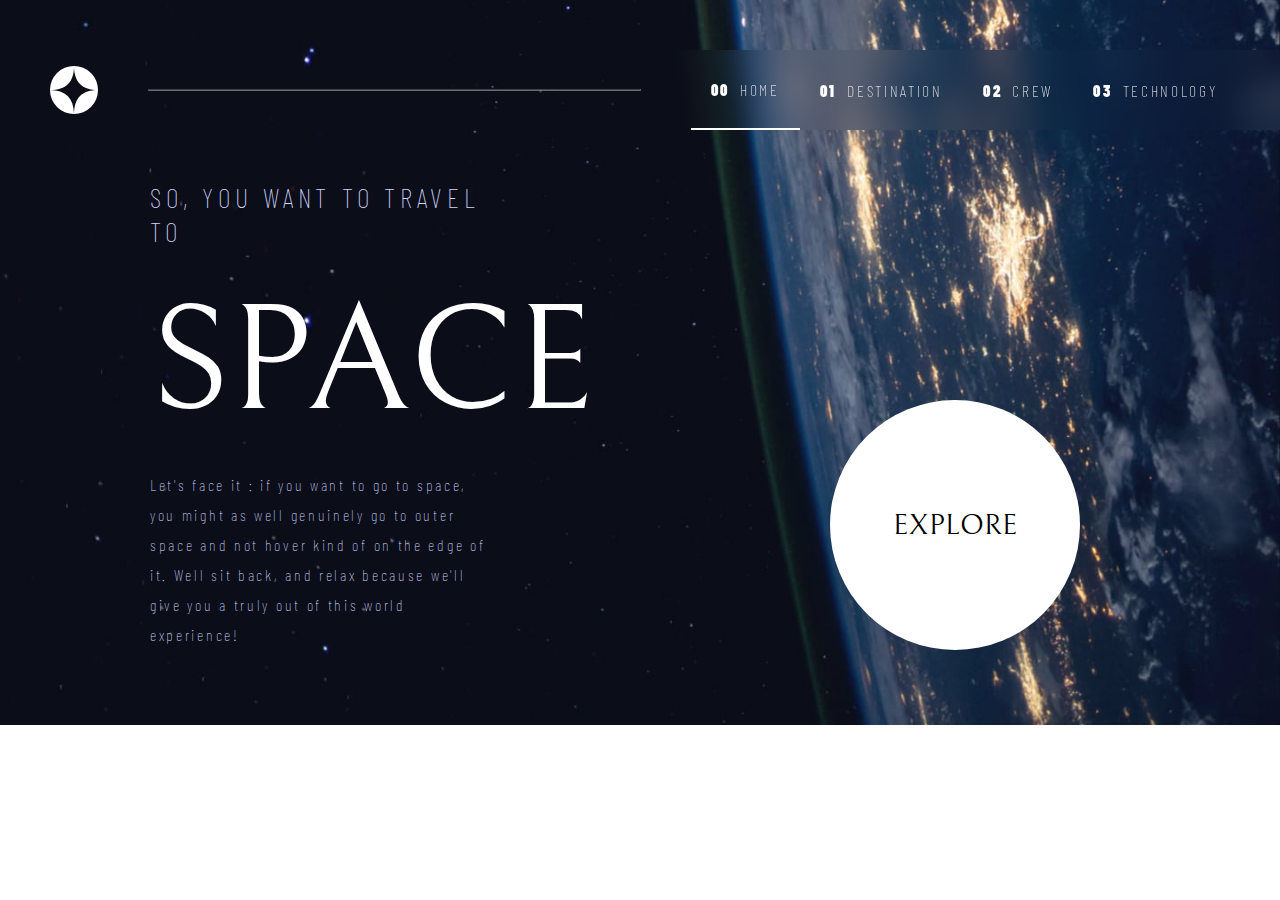
<file: index.html>
<!DOCTYPE html>
<html lang="Fr">
<head>
    <meta charset="UTF-8">
    <meta http-equiv="X-UA-Compatible" content="IE=edge">
    <meta name="viewport" content="width=device-width, initial-scale=1.0">
    <link rel="stylesheet" href="style.css">
    <title>FrontEndMentor SpaceTourism - Home</title>
</head>
<body>

    <nav>
        <span id="logo"><img src="/space-tourism-website-main/starter-code/assets/shared/logo.svg" alt=""></span>
        <hr>
        <div id="navigation">
            <ul>
                <li href="#" class="selected"><span class="number">00</span> HOME</li>
                <li><span class="number">01</span><a href="destination.html"> DESTINATION</a></li>
                <li><span class="number">02</span><a href="crew.html"> CREW</a></li>
                <li><span class="number">03</span> <a href="technology.html"> TECHNOLOGY</a></li>
            </ul>
        </div>
    </nav>
    <div id="container">
        <div id="title">
            <h3>SO, YOU WANT TO TRAVEL TO</h3>
            <h1>SPACE</h1>
            <p>Let's face it : if you want to go to space, you might as well genuinely go to outer space and not hover kind of on the edge of it. Well sit back, and relax because we'll give you a truly out of this world experience!</p>
        </div>
        <div id="explore"><h2>EXPLORE</h2></div>
    </div>
    
</body>
</html>
</file>
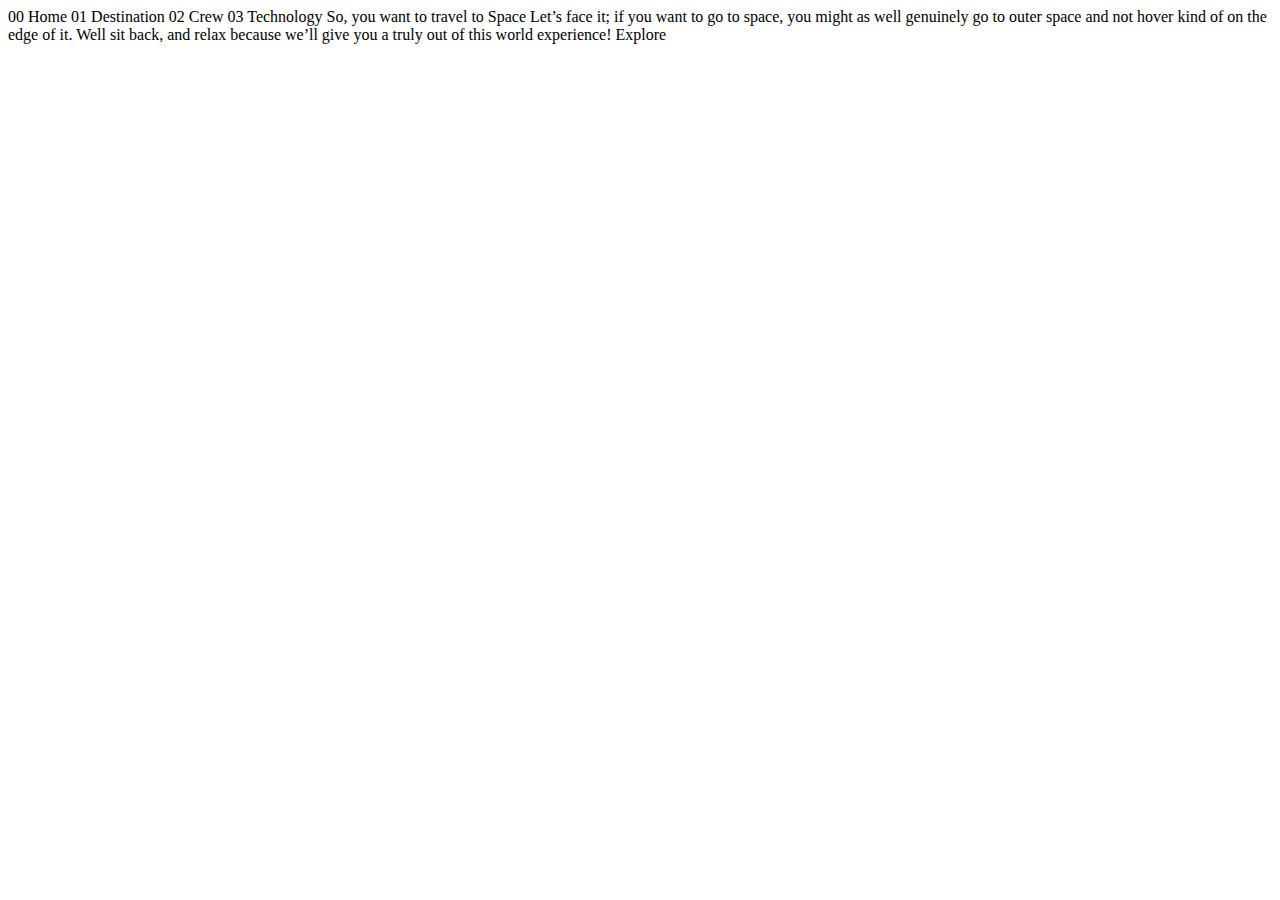
<file: space-tourism-website-main/starter-code/index.html>
<!DOCTYPE html>
<html lang="en">
<head>
  <meta charset="UTF-8">
  <meta name="viewport" content="width=device-width, initial-scale=1.0">

  <link rel="icon" type="image/png" sizes="32x32" href="./assets/favicon-32x32.png">
  
  <title>Frontend Mentor | Space tourism website</title>
</head>
<body>

  00 Home
  01 Destination
  02 Crew
  03 Technology

  So, you want to travel to
  Space
  Let’s face it; if you want to go to space, you might as well genuinely go to 
  outer space and not hover kind of on the edge of it. Well sit back, and relax 
  because we’ll give you a truly out of this world experience!

  Explore

</body>
</html>
</file>
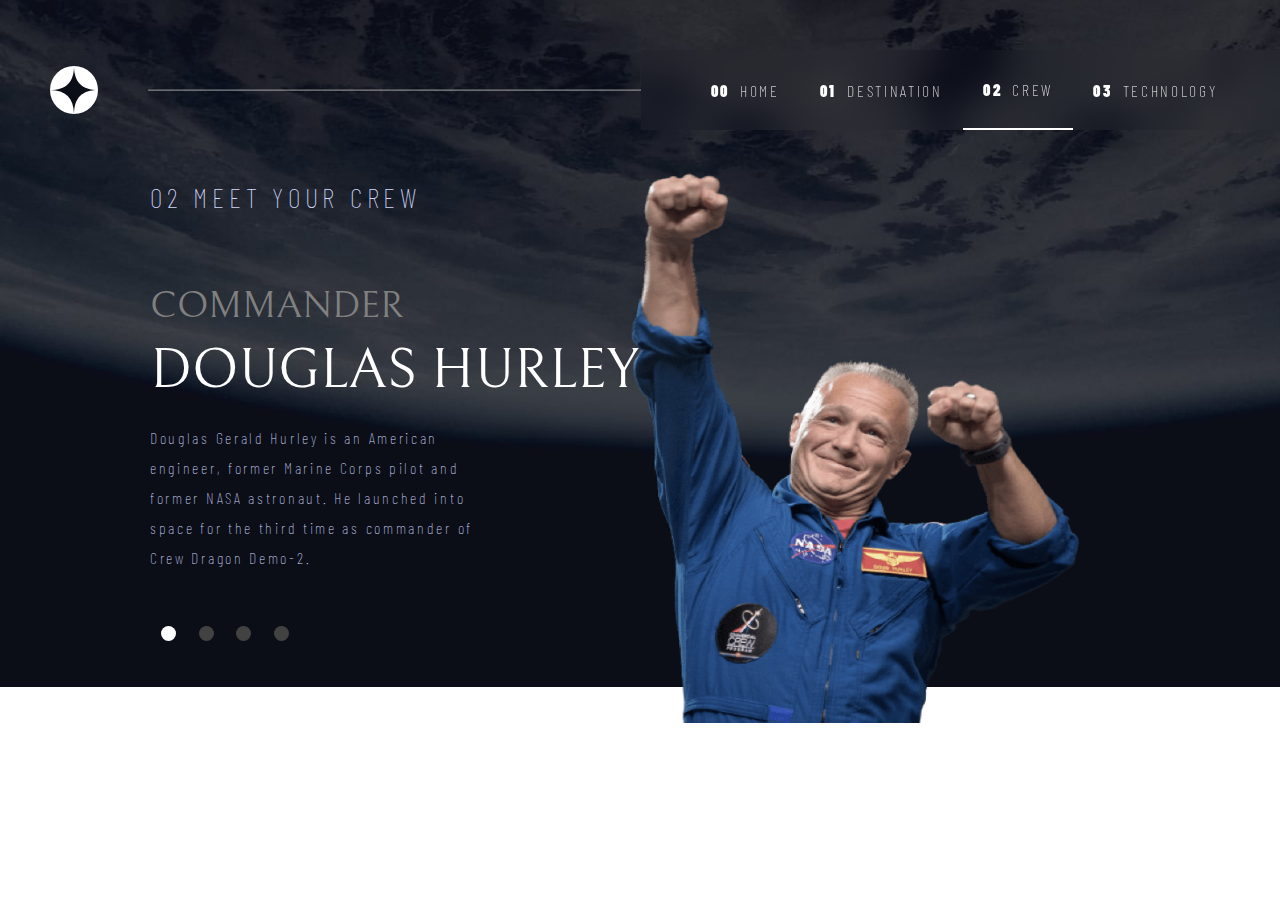
<file: crew.html>
<!DOCTYPE html>
<html lang="Fr">
<head>
    <meta charset="UTF-8">
    <meta http-equiv="X-UA-Compatible" content="IE=edge">
    <meta name="viewport" content="width=device-width, initial-scale=1.0">
    <link rel="stylesheet" href="crewstyle.css">
    <title>FrontEndMentor SpaceTourism - Crew</title>
</head>
<body>

    <nav>
        <span id="logo"><img src="/space-tourism-website-main/starter-code/assets/shared/logo.svg" alt=""></span>
        <hr>
        <div id="navigation">
            <ul>
                <li><span class="number">00</span><a href="index.html"> HOME</a></li>
                <li><span class="number">01</span><a href="destination.html"> DESTINATION</a></li>
                <li href="#" class="selected"><span class="number">02</span><a href="#"> CREW</a></li>
                <li><span class="number">03</span> <a href="technology.html"> TECHNOLOGY</a></li>
            </ul>
        </div>
    </nav>
    <h3>02 MEET YOUR CREW</h3>
    <div id="container">
        <div id="title">
            
            <img class="doug" src="space-tourism-website-main/starter-code/assets/crew/image-douglas-hurley.png" alt="">
            <img class="mark" src="space-tourism-website-main/starter-code/assets/crew/image-mark-shuttleworth.png" alt="">
            <img class="victor" src="space-tourism-website-main/starter-code/assets/crew/image-victor-glover.png" alt="">
            <img class="anousheh" src="space-tourism-website-main/starter-code/assets/crew/image-anousheh-ansari.png" alt="">
            <h2 id="titre">COMMANDER</h2>
            <h1 id="name">DOUGLAS HURLEY</h1>
            <p id="biography">Douglas Gerald Hurley is an American engineer, former Marine Corps pilot and former NASA astronaut. He launched into space for the third time as commander of Crew Dragon Demo-2.</p>
        </div>
        <div id="change">
            <a href="#"><div class="bulle1"></div></a>
            <a href="#"><div class="bulle2"></div></a>
            <a href="#"><div class="bulle3"></div></a>
            <a href="#"><div class="bulle4"></div></a>
        </div>
       
    </div>
    <script src="crewjs.js"></script>
</body>
</html>
</file>
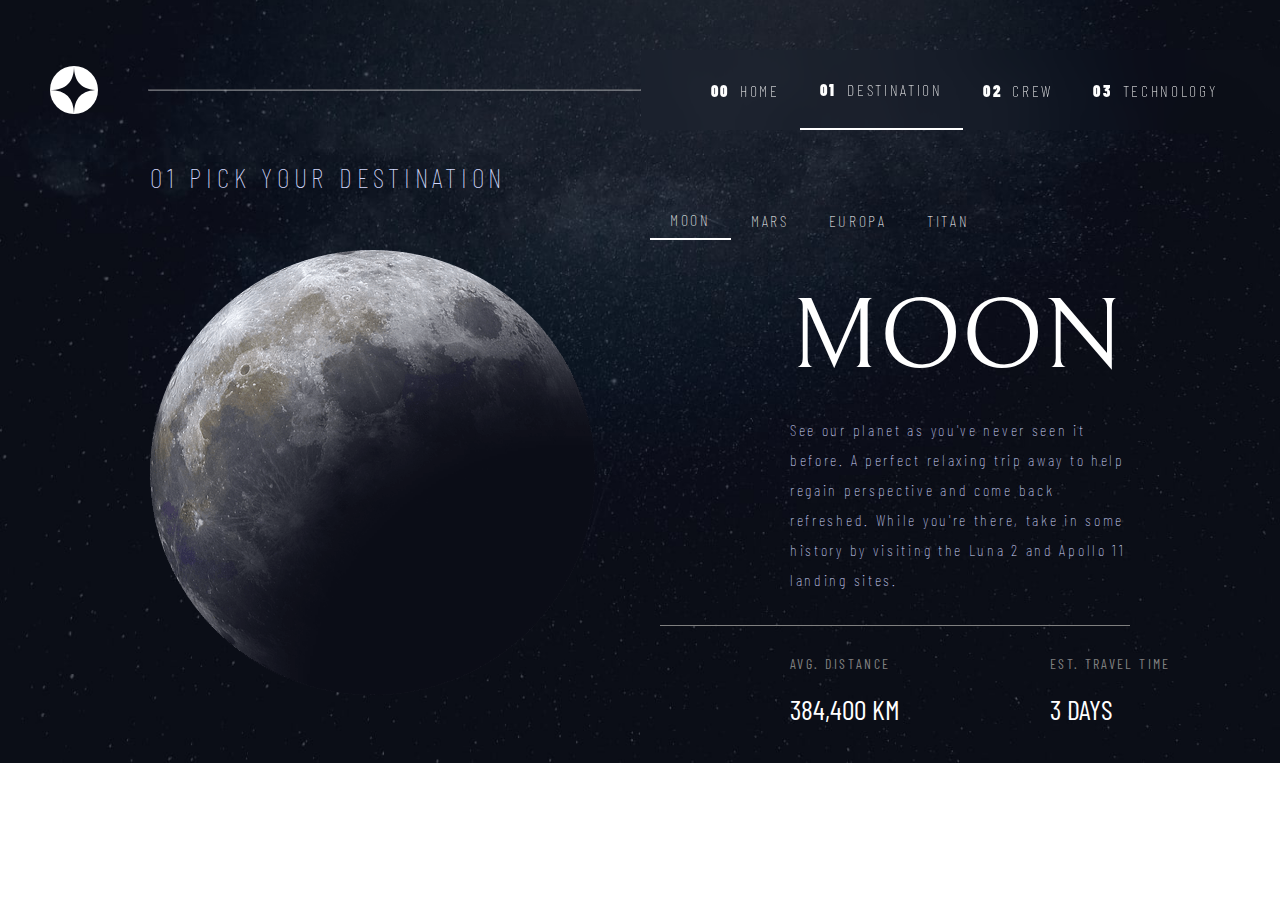
<file: destination.html>
<!DOCTYPE html>
<html lang="Fr">
<head>
    <meta charset="UTF-8">
    <meta http-equiv="X-UA-Compatible" content="IE=edge">
    <meta name="viewport" content="width=device-width, initial-scale=1.0">
    <link rel="stylesheet" href="destinationstyle.css">
    <title>FrontEndMentor SpaceTourism - Destination</title>
</head>
<body>

    <nav>
        <span id="logo"><img src="/space-tourism-website-main/starter-code/assets/shared/logo.svg" alt=""></span>
        <hr>
        <div id="navigation">
            <ul>
                <li><span class="number">00</span><a href="index.html"> HOME</a></li>
                <li  class="selected"><span class="number">01</span><a href="destination.html"> DESTINATION</a></li>
                <li><span class="number">02</span><a href="crew.html"> CREW</a></li>
                <li><span class="number">03</span> <a href="technology.html"> TECHNOLOGY</a></li>
            </ul>
        </div>
    </nav>
    <div id="container">
        <div id="title">
            <h3>01 PICK YOUR DESTINATION</h3>
            <img class="imageplanetmoon" src="space-tourism-website-main/starter-code/assets/destination/image-moon.png" alt="">
            <img class ="imageplanetmars"src="space-tourism-website-main/starter-code/assets/destination/image-mars.png" alt="">
            <img class ="imageplaneteuropa"src="space-tourism-website-main/starter-code/assets/destination/image-europa.png" alt="">
            <img class ="imageplanettitan"src="space-tourism-website-main/starter-code/assets/destination/image-titan.png" alt="">

            <div id="nav2">
                <ul>
                    <li id="limoon"><a id="moon" href=""> MOON</a></li>
                    <li id="limars"><a id="mars" href="#"> MARS</a></li>
                    <li id="lieuropa"><a id="europa" href="#"> EUROPA</a></li>
                    <li id="lititan"><a id="titan" href="#"> TITAN</a></li>
                </ul>
            </div>
            <h1 id="planet">MOON</h1>
            <p id="descript">See our planet as you've never seen it before. A perfect relaxing trip away to help regain perspective and come back refreshed. While you're there, take in some history by visiting the Luna 2 and Apollo 11 landing sites.</p>
            <div id="separate"></div>
            <div id="disttrav">
                <div id="distance">
                    <div id="disttitle">AVG. DISTANCE</div>
                    <div id="distkm">384,400 KM</div>
                </div>
                <div id="travel">
                    <div id="travtitle">EST. TRAVEL TIME</div>
                    <div id="travtime">3 DAYS</div>
                </div>
            </div>
        </div>
        
    </div>
    <script src="app.js"></script>
</body>
</html>
</file>
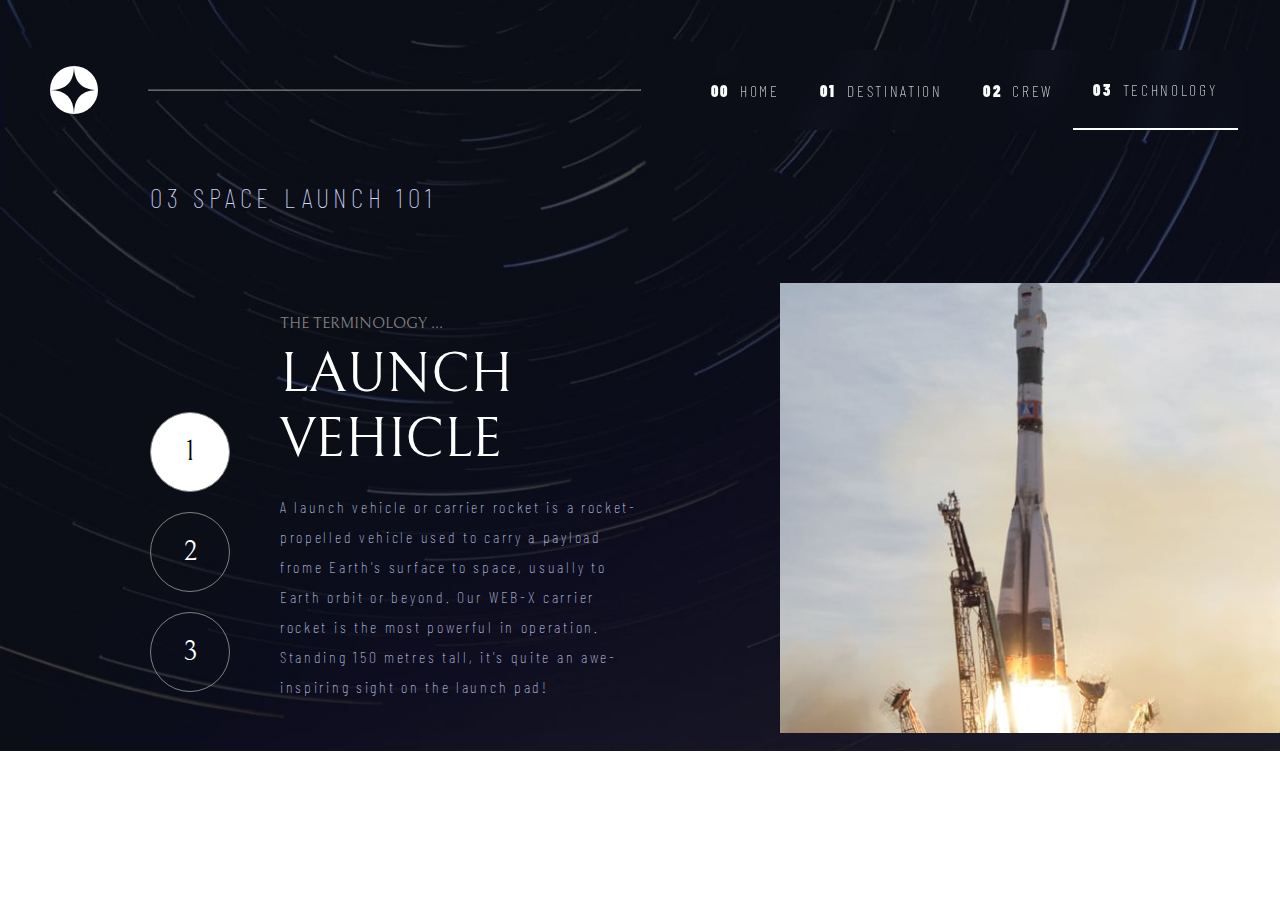
<file: technology.html>
<!DOCTYPE html>
<html lang="Fr">
<head>
    <meta charset="UTF-8">
    <meta http-equiv="X-UA-Compatible" content="IE=edge">
    <meta name="viewport" content="width=device-width, initial-scale=1.0">
    <link rel="stylesheet" href="technologystyle.css">
    <title>FrontEndMentor SpaceTourism - Crew</title>
</head>
<body>

    <nav>
        <span id="logo"><img src="/space-tourism-website-main/starter-code/assets/shared/logo.svg" alt=""></span>
        <hr>
        <div id="navigation">
            <ul>
                <li><span class="number">00</span><a href="index.html"> HOME</a></li>
                <li><span class="number">01</span><a href="destination.html"> DESTINATION</a></li>
                <li><span class="number">02</span><a href="crew.html"> CREW</a></li>
                <li class="selected"><span class="number">03</span><a href="#"> TECHNOLOGY</a></li>
            </ul>
        </div>
    </nav>
    <h3>03 SPACE LAUNCH 101</h3>
    <div id="container">
        <div id="title">
            <img class="launch" src="/space-tourism-website-main/starter-code/assets/technology/image-launch-vehicle-portrait.jpg" alt="">
            <img class="spaceport" src="/space-tourism-website-main/starter-code/assets/technology/image-spaceport-portrait.jpg" alt="">
            <img class="capsule" src="/space-tourism-website-main/starter-code/assets/technology/image-space-capsule-portrait.jpg" alt="">
            <h2>THE TERMINOLOGY ...</h2>
            <h1 id="tools">LAUNCH VEHICLE</h1>
            <p id="toolsdescript">A launch vehicle or carrier rocket is a rocket-propelled vehicle used to carry a payload frome Earth's surface to space, usually to Earth orbit or beyond. Our WEB-X carrier rocket is the most powerful in operation. Standing 150 metres tall, it's quite an awe-inspiring sight on the launch pad!</p>
        </div>
        <div id="change">
            <div class="bulle1">1</div>
            <div class="bulle2">2</div>
            <div class="bulle3">3</div>
        </div>
       
    </div>
    <script src="technojs.js"></script>
</body>
</html>
</file>
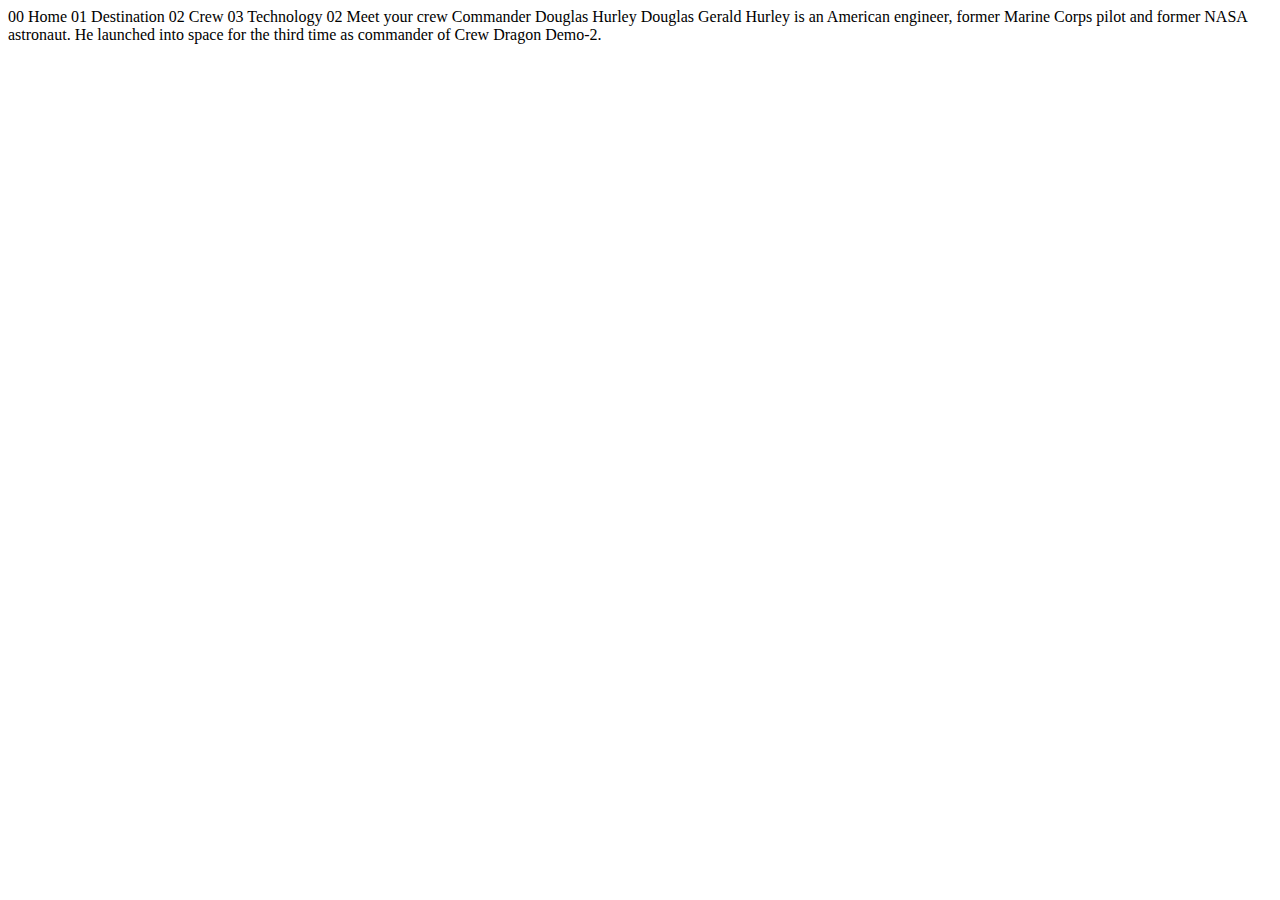
<file: space-tourism-website-main/starter-code/crew-commander.html>
<!DOCTYPE html>
<html lang="en">
<head>
  <meta charset="UTF-8">
  <meta name="viewport" content="width=device-width, initial-scale=1.0">

  <link rel="icon" type="image/png" sizes="32x32" href="./assets/favicon-32x32.png">
  
  <title>Frontend Mentor | Space tourism website</title>
</head>
<body>

  00 Home
  01 Destination
  02 Crew
  03 Technology

  02 Meet your crew

  Commander
  Douglas Hurley

  Douglas Gerald Hurley is an American engineer, former Marine Corps pilot 
  and former NASA astronaut. He launched into space for the third time as 
  commander of Crew Dragon Demo-2.
</body>
</html>
</file>
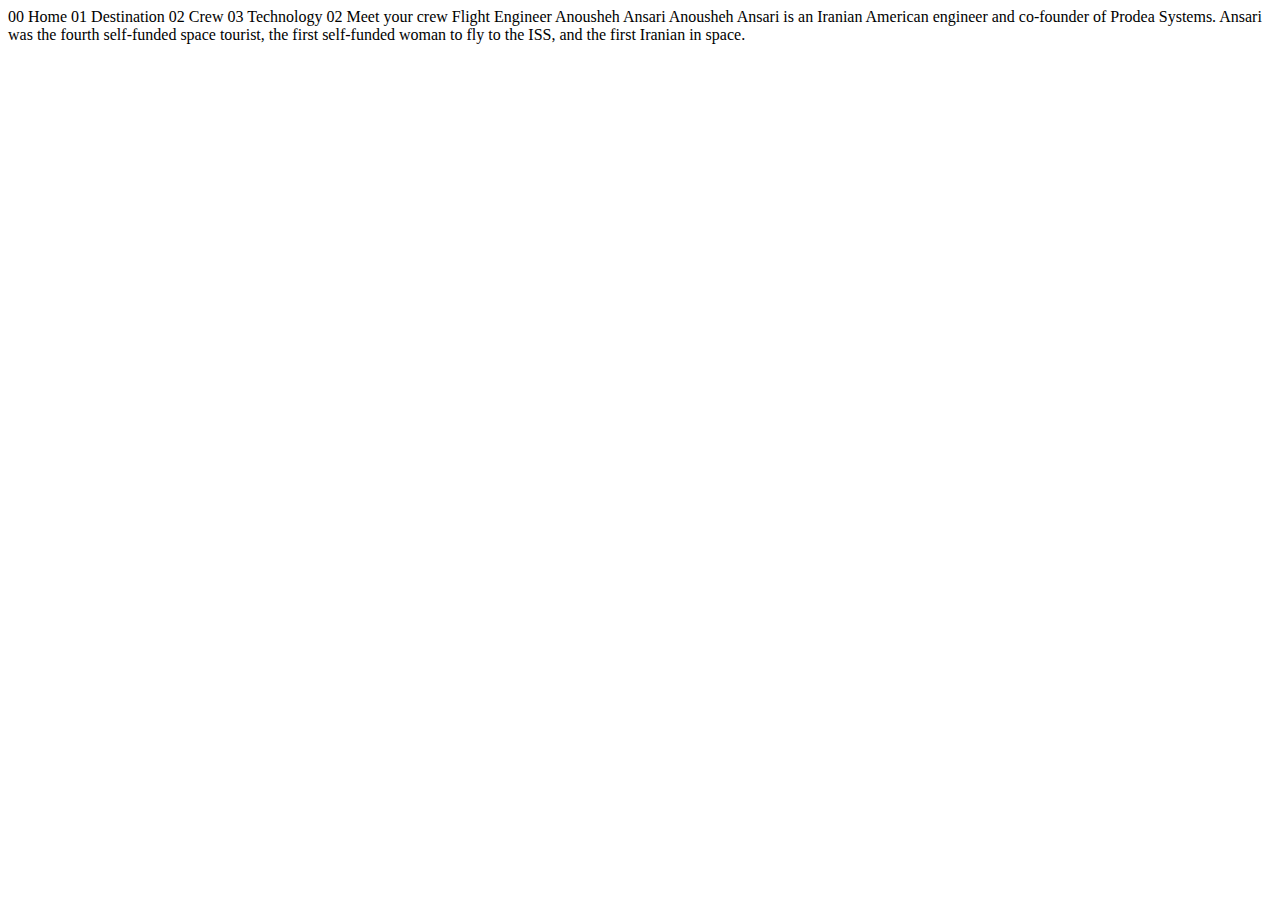
<file: space-tourism-website-main/starter-code/crew-engineer.html>
<!DOCTYPE html>
<html lang="en">
<head>
  <meta charset="UTF-8">
  <meta name="viewport" content="width=device-width, initial-scale=1.0">

  <link rel="icon" type="image/png" sizes="32x32" href="./assets/favicon-32x32.png">
  
  <title>Frontend Mentor | Space tourism website</title>
</head>
<body>

  00 Home
  01 Destination
  02 Crew
  03 Technology

  02 Meet your crew

  Flight Engineer
  Anousheh Ansari

  Anousheh Ansari is an Iranian American engineer and co-founder of Prodea Systems. 
  Ansari was the fourth self-funded space tourist, the first self-funded woman to 
  fly to the ISS, and the first Iranian in space. 
</body>
</html>
</file>
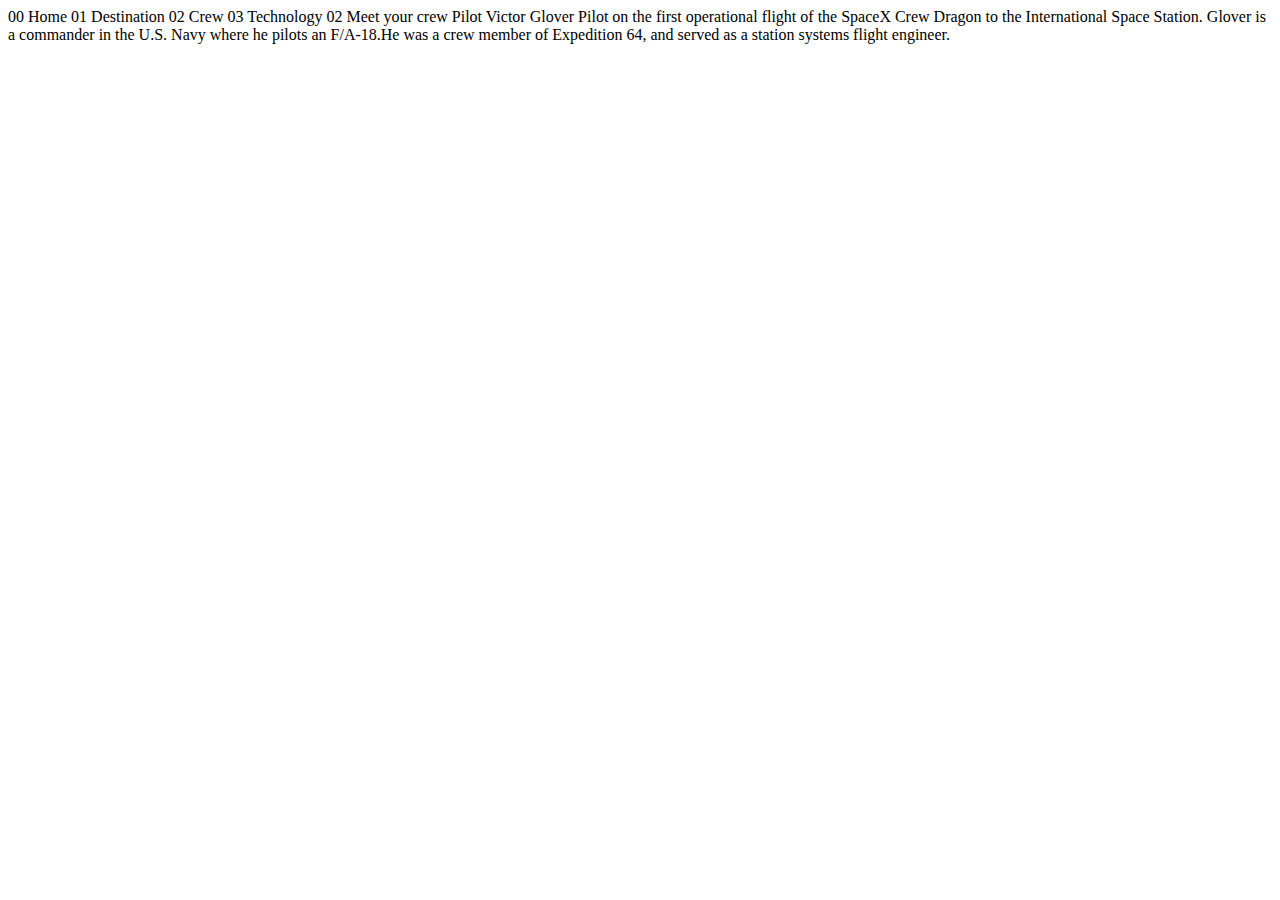
<file: space-tourism-website-main/starter-code/crew-pilot.html>
<!DOCTYPE html>
<html lang="en">
<head>
  <meta charset="UTF-8">
  <meta name="viewport" content="width=device-width, initial-scale=1.0">

  <link rel="icon" type="image/png" sizes="32x32" href="./assets/favicon-32x32.png">
  
  <title>Frontend Mentor | Space tourism website</title>
</head>
<body>

  00 Home
  01 Destination
  02 Crew
  03 Technology

  02 Meet your crew

  Pilot
  Victor Glover

  Pilot on the first operational flight of the SpaceX Crew Dragon to the 
  International Space Station. Glover is a commander in the U.S. Navy where 
  he pilots an F/A-18.He was a crew member of Expedition 64, and served as a 
  station systems flight engineer. 
</body>
</html>
</file>
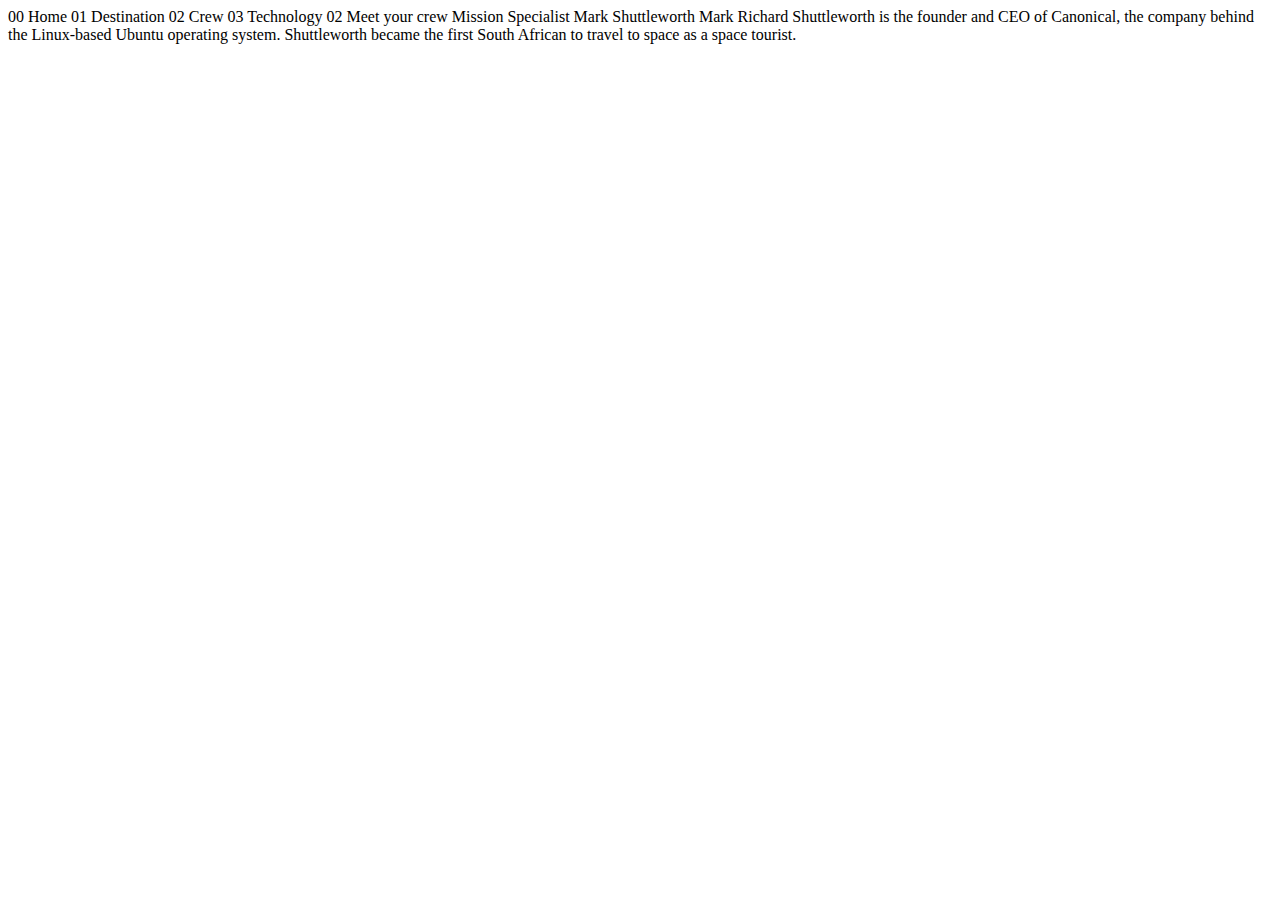
<file: space-tourism-website-main/starter-code/crew-specialist.html>
<!DOCTYPE html>
<html lang="en">
<head>
  <meta charset="UTF-8">
  <meta name="viewport" content="width=device-width, initial-scale=1.0">

  <link rel="icon" type="image/png" sizes="32x32" href="./assets/favicon-32x32.png">
  
  <title>Frontend Mentor | Space tourism website</title>
</head>
<body>

  00 Home
  01 Destination
  02 Crew
  03 Technology

  02 Meet your crew

  Mission Specialist
  Mark Shuttleworth

  Mark Richard Shuttleworth is the founder and CEO of Canonical, the company behind 
  the Linux-based Ubuntu operating system. Shuttleworth became the first South 
  African to travel to space as a space tourist.
</body>
</html>
</file>
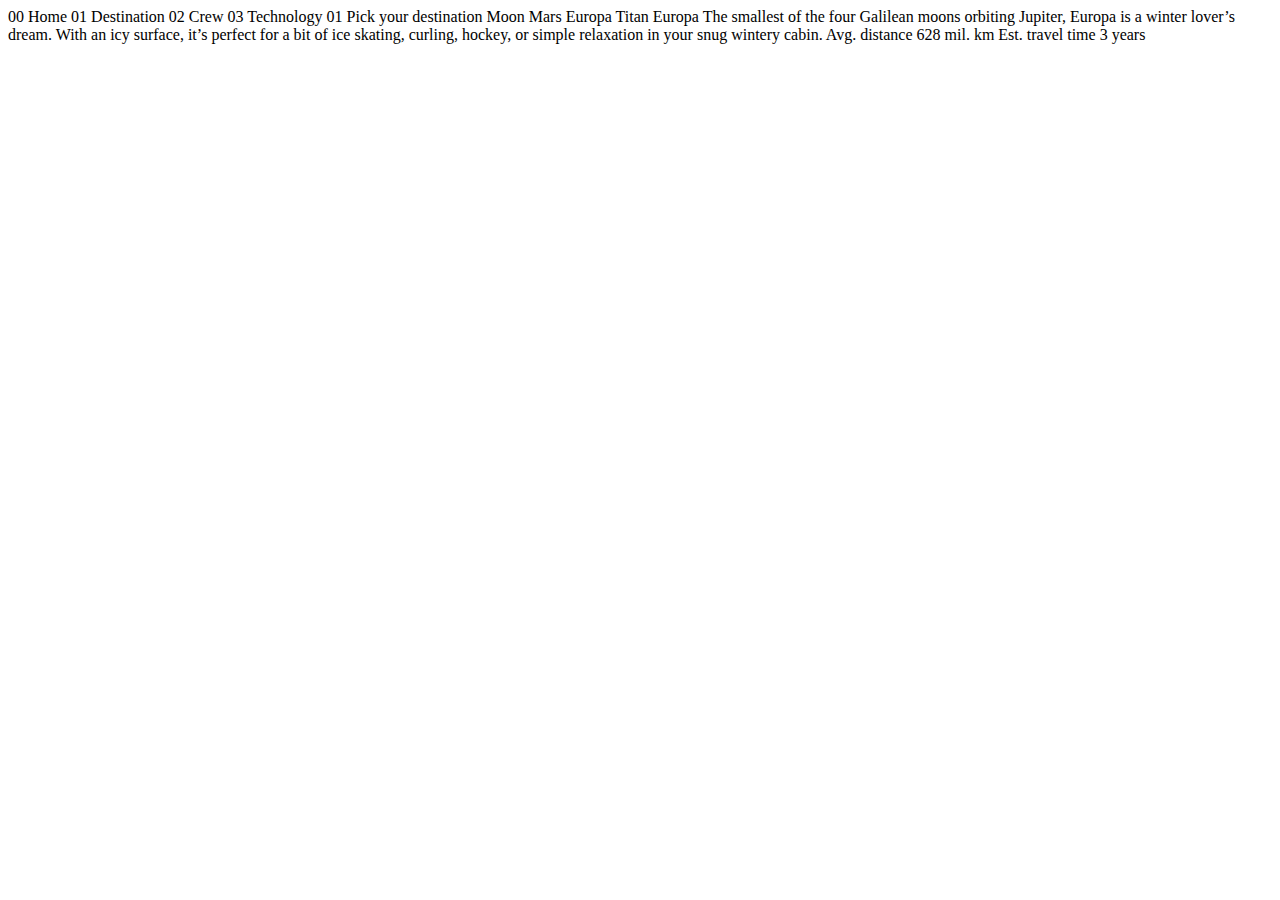
<file: space-tourism-website-main/starter-code/destination-europa.html>
<!DOCTYPE html>
<html lang="en">
<head>
  <meta charset="UTF-8">
  <meta name="viewport" content="width=device-width, initial-scale=1.0">

  <link rel="icon" type="image/png" sizes="32x32" href="./assets/favicon-32x32.png">
  
  <title>Frontend Mentor | Space tourism website</title>
</head>
<body>

  00 Home
  01 Destination
  02 Crew
  03 Technology

  01 Pick your destination

  Moon
  Mars
  Europa
  Titan

  Europa

  The smallest of the four Galilean moons orbiting Jupiter, Europa is a 
  winter lover’s dream. With an icy surface, it’s perfect for a bit of 
  ice skating, curling, hockey, or simple relaxation in your snug 
  wintery cabin.

  Avg. distance
  628 mil. km

  Est. travel time
  3 years
</body>
</html>
</file>
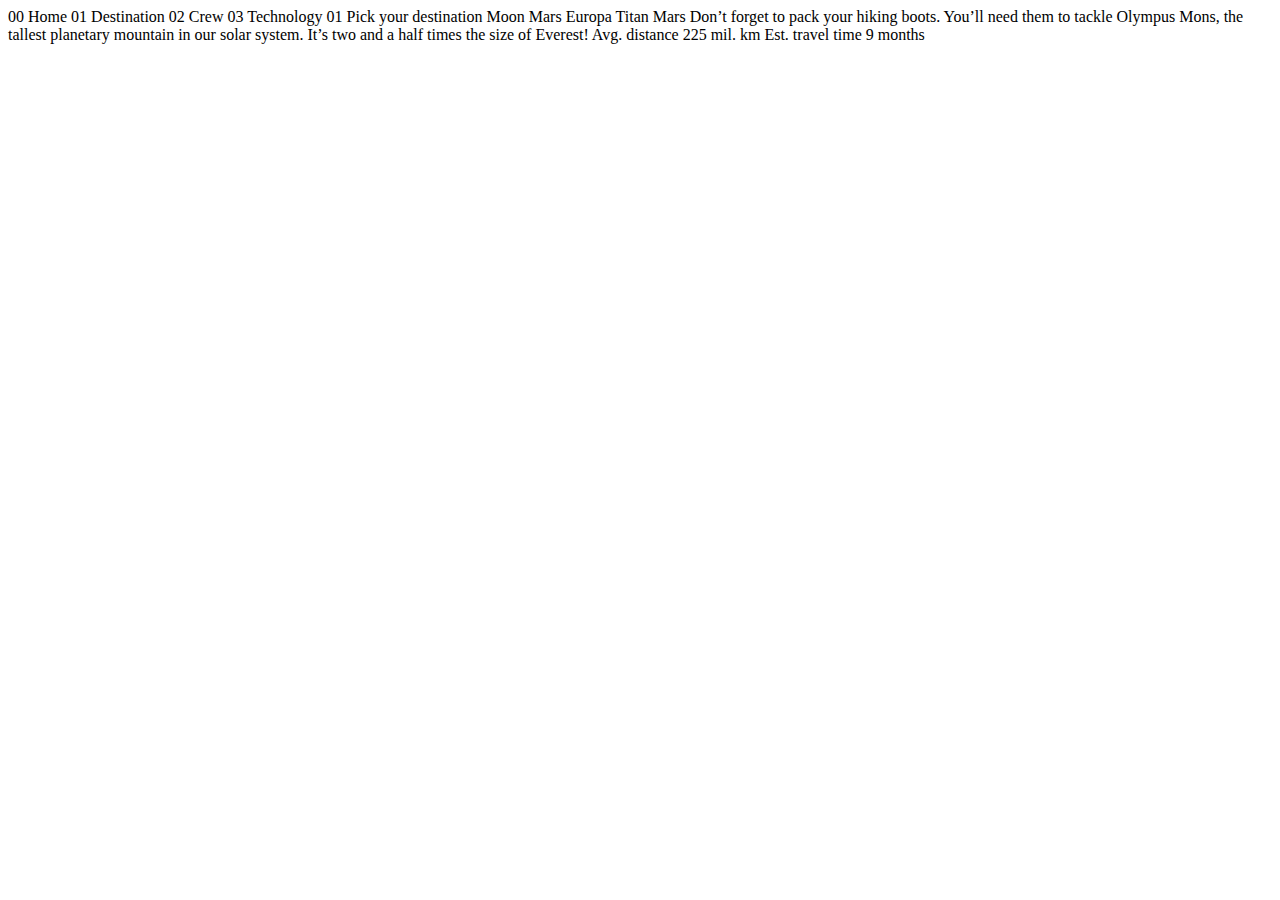
<file: space-tourism-website-main/starter-code/destination-mars.html>
<!DOCTYPE html>
<html lang="en">
<head>
  <meta charset="UTF-8">
  <meta name="viewport" content="width=device-width, initial-scale=1.0">

  <link rel="icon" type="image/png" sizes="32x32" href="./assets/favicon-32x32.png">
  
  <title>Frontend Mentor | Space tourism website</title>
</head>
<body>

  00 Home
  01 Destination
  02 Crew
  03 Technology

  01 Pick your destination

  Moon
  Mars
  Europa
  Titan

  Mars

  Don’t forget to pack your hiking boots. You’ll need them to tackle Olympus Mons, 
  the tallest planetary mountain in our solar system. It’s two and a half times 
  the size of Everest!

  Avg. distance
  225 mil. km

  Est. travel time
  9 months
</body>
</html>
</file>
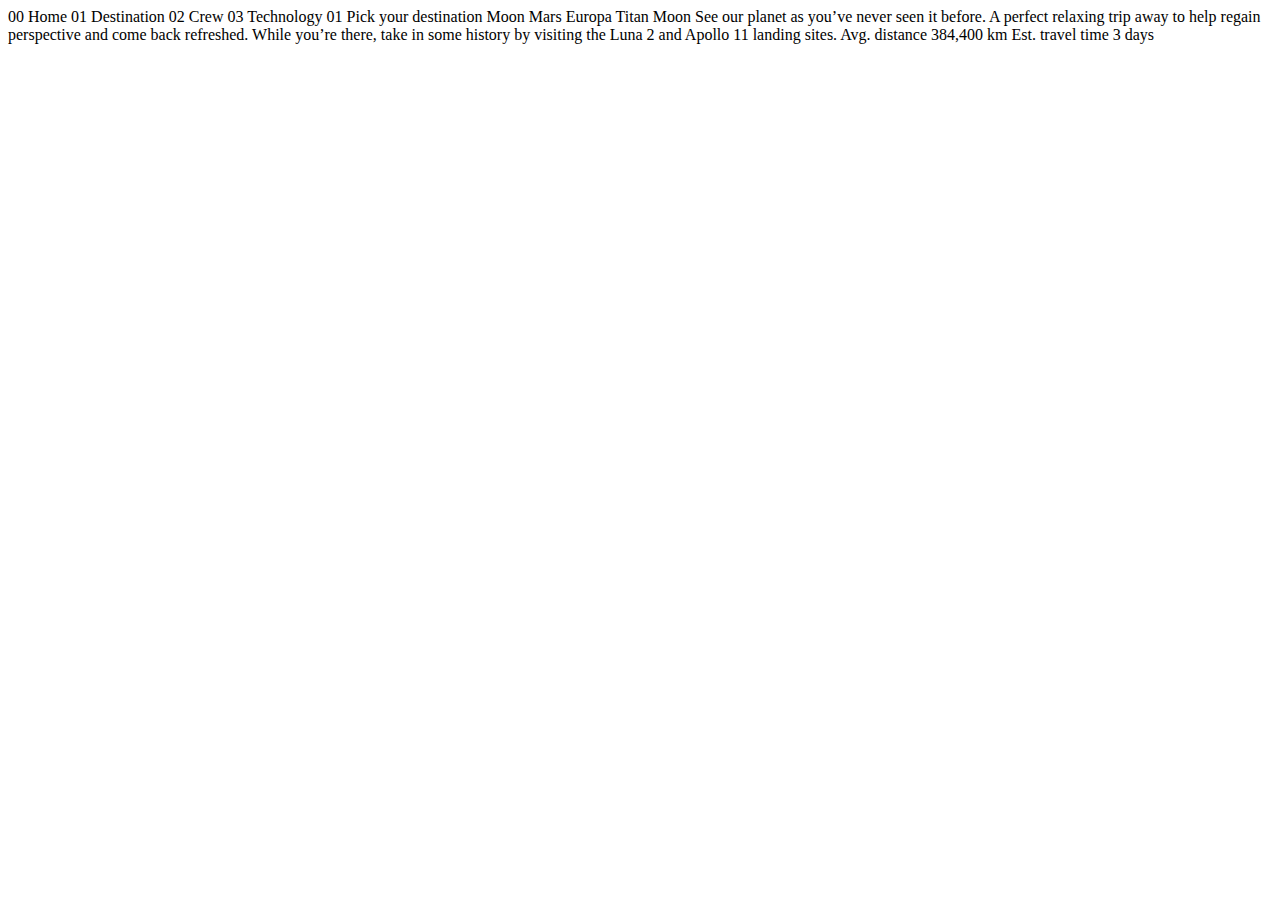
<file: space-tourism-website-main/starter-code/destination-moon.html>
<!DOCTYPE html>
<html lang="en">
<head>
  <meta charset="UTF-8">
  <meta name="viewport" content="width=device-width, initial-scale=1.0">

  <link rel="icon" type="image/png" sizes="32x32" href="./assets/favicon-32x32.png">
  
  <title>Frontend Mentor | Space tourism website</title>
</head>
<body>

  00 Home
  01 Destination
  02 Crew
  03 Technology

  01 Pick your destination

  Moon
  Mars
  Europa
  Titan

  Moon

  See our planet as you’ve never seen it before. A perfect relaxing trip away to help 
  regain perspective and come back refreshed. While you’re there, take in some history 
  by visiting the Luna 2 and Apollo 11 landing sites.

  Avg. distance
  384,400 km

  Est. travel time
  3 days
</body>
</html>
</file>
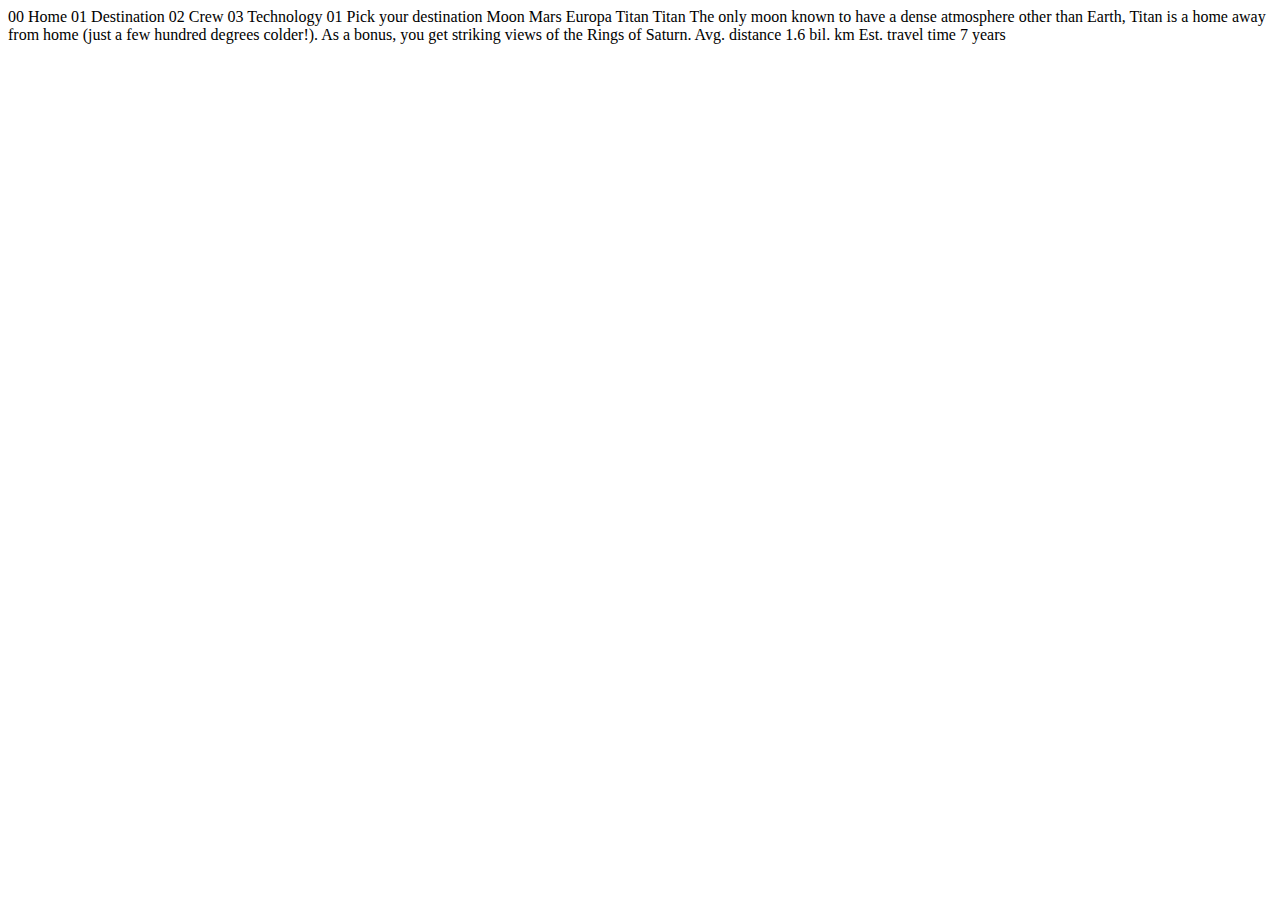
<file: space-tourism-website-main/starter-code/destination-titan.html>
<!DOCTYPE html>
<html lang="en">
<head>
  <meta charset="UTF-8">
  <meta name="viewport" content="width=device-width, initial-scale=1.0">

  <link rel="icon" type="image/png" sizes="32x32" href="./assets/favicon-32x32.png">
  
  <title>Frontend Mentor | Space tourism website</title>
</head>
<body>

  00 Home
  01 Destination
  02 Crew
  03 Technology

  01 Pick your destination

  Moon
  Mars
  Europa
  Titan

  Titan

  The only moon known to have a dense atmosphere other than Earth, Titan 
  is a home away from home (just a few hundred degrees colder!). As a 
  bonus, you get striking views of the Rings of Saturn.

  Avg. distance
  1.6 bil. km

  Est. travel time
  7 years
</body>
</html>
</file>
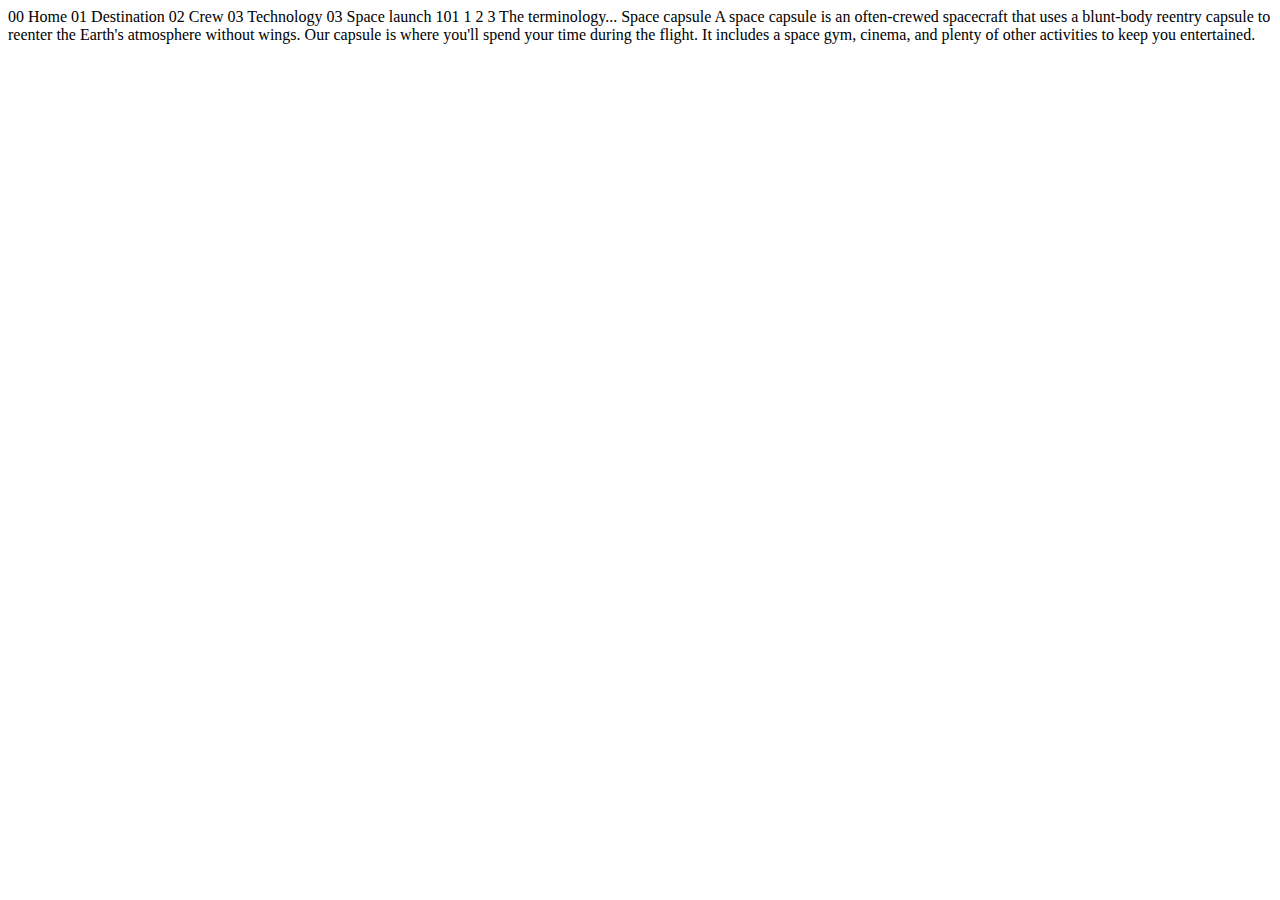
<file: space-tourism-website-main/starter-code/technology-capsule.html>
<!DOCTYPE html>
<html lang="en">
<head>
  <meta charset="UTF-8">
  <meta name="viewport" content="width=device-width, initial-scale=1.0">

  <link rel="icon" type="image/png" sizes="32x32" href="./assets/favicon-32x32.png">
  
  <title>Frontend Mentor | Space tourism website</title>
</head>
<body>

  00 Home
  01 Destination
  02 Crew
  03 Technology

  03 Space launch 101

  1
  2
  3

  The terminology...
  Space capsule

  A space capsule is an often-crewed spacecraft that uses a blunt-body reentry 
  capsule to reenter the Earth's atmosphere without wings. Our capsule is where 
  you'll spend your time during the flight. It includes a space gym, cinema, 
  and plenty of other activities to keep you entertained.
</body>
</html>
</file>
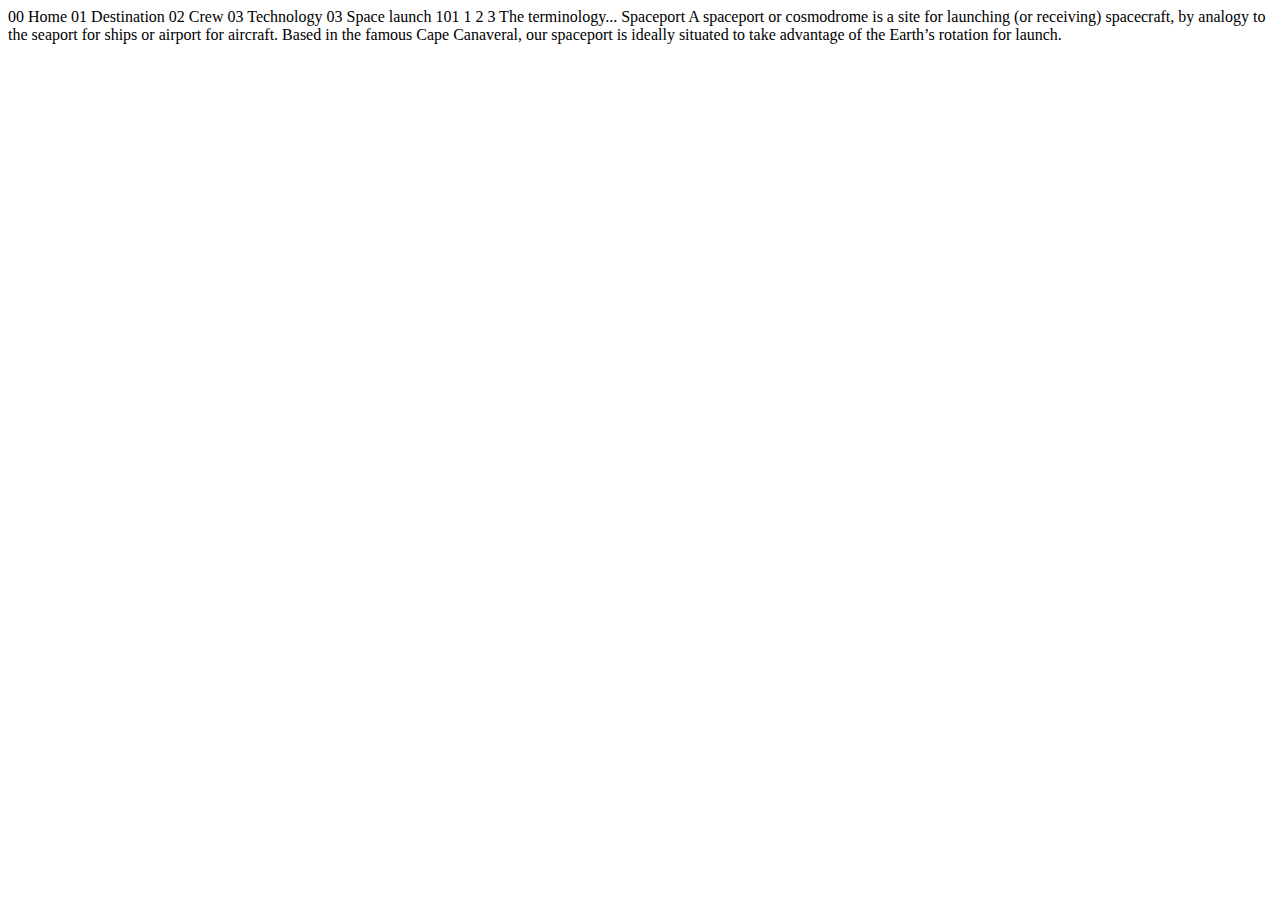
<file: space-tourism-website-main/starter-code/technology-spaceport.html>
<!DOCTYPE html>
<html lang="en">
<head>
  <meta charset="UTF-8">
  <meta name="viewport" content="width=device-width, initial-scale=1.0">

  <link rel="icon" type="image/png" sizes="32x32" href="./assets/favicon-32x32.png">
  
  <title>Frontend Mentor | Space tourism website</title>
</head>
<body>

  00 Home
  01 Destination
  02 Crew
  03 Technology

  03 Space launch 101

  1
  2
  3

  The terminology...
  Spaceport

  A spaceport or cosmodrome is a site for launching (or receiving) spacecraft, 
  by analogy to the seaport for ships or airport for aircraft. Based in the 
  famous Cape Canaveral, our spaceport is ideally situated to take advantage 
  of the Earth’s rotation for launch.
</body>
</html>
</file>
<file: style.css>
@import url('https://fonts.googleapis.com/css2?family=Barlow+Condensed&family=Bellefair&display=swap');

*{
    margin: 0;
    padding: 0;
    box-sizing: border-box;
}
body{
    height: 100%;
    width: 100%;
    background-image: url(space-tourism-website-main/starter-code/assets/home/background-home-desktop.jpg);
    background-position: center;
    background-repeat: no-repeat;
    background-size: cover;
    font-family: 'Barlow Condensed', sans-serif;
    
}

nav{
    height: 80px;
    width: 100%;
    display: flex;
    justify-content: space-between;
    flex-direction: row;
    align-items: center;
    padding-inline-start: 50px;
    margin-top: 50px;
    
}
hr{
    height: 2px;
    width: 80%;
    color:grey;
    margin-inline-start: 50px;
    opacity: 40%;
}
#logo{
    width: auto;
    height: 100%;
    display: flex;
    align-items: center;
}
#navigation{
    width: 100%;
    height: 100%;
    backdrop-filter: blur(15px);
    padding-inline-start: 50px;
}
ul{
    display: flex;
    align-items: center;
    flex-direction: row;
    list-style-type: none;
    height: 100%;
}
li{
    display: flex;
    justify-content: center;
    align-items: center;
    color: #FFFFFF;
    font-weight: 50;
    padding-inline: 20px;
    height: 100%;
    letter-spacing: 2.7px;

}
li:hover{
    border-bottom: 2px solid rgba(170, 169, 169, 0.836);
}
li.selected{
    border-bottom: 2px solid white;
}
.number{
    font-weight: 900;
    color: white;
    padding-inline-end: 10px;
}

#container{
    height: 80%;
    width: 100%;
    display: flex;
    flex-direction: row;
    position: relative;
}
#title{
    width: 50%;
    height: 100%;
    display: flex;
    justify-content: center;
    flex-direction: column;
    color: white;
}
#title h3{
margin-top: 50px;
font-weight: 100;
font-size: 28px;
padding-inline: 150px;
letter-spacing: 4.75px;
color: #D0D6F9;

}
#title h1{
    margin-top: 30px;
    font-weight: 100;
    font-size: 150px;
    padding-inline: 150px;
    font-family: 'Bellefair', serif;


}
#title p{
    margin-top: 20px;
    font-weight: 100;
    font-size: 16px;
    padding-inline: 150px;
    line-height: 30px;
    color: #D0D6F9;
    letter-spacing: 2.7px;

}
#explore{
    width: 250px;
    height: 250px;
    border-radius: 250px;
    background: white;
    display: flex;
    justify-content: center;
    align-items: center;
    position: absolute;
    bottom: 0px;
    right: 200px; 
    font-size: 1.2em;
    font-family: 'Bellefair', serif;

}
#explore:hover{
    cursor: pointer;
    box-shadow: 0px 0px 30px 30px rgb(48, 48, 48);

}
h2{
    color: black;
    font-weight: 100;
}
a {
    text-decoration: none;
    color: #FFFFFF;
}
:visited{
    color: #FFFFFF;
    text-decoration: none;
}
</file>
<file: crewstyle.css>
@import url('https://fonts.googleapis.com/css2?family=Barlow+Condensed&family=Bellefair&display=swap');

*{
    margin: 0;
    padding: 0;
    box-sizing: border-box;
}
body{
    height: 100%;
    width: 100%;
    background-image: url(space-tourism-website-main/starter-code/assets/crew/background-crew-desktop.jpg);
    background-position: center;
    background-repeat: no-repeat;
    background-size: cover;
    font-family: 'Barlow Condensed', sans-serif;
    
}

nav{
    height: 80px;
    width: 100%;
    display: flex;
    justify-content: space-between;
    flex-direction: row;
    align-items: center;
    padding-inline-start: 50px;
    margin-top: 50px;
    
}
hr{
    height: 2px;
    width: 80%;
    color:grey;
    margin-inline-start: 50px;
    opacity: 40%;
}
#logo{
    width: auto;
    height: 100%;
    display: flex;
    align-items: center;
}
#navigation{
    width: 100%;
    height: 100%;
    backdrop-filter: blur(15px);
    padding-inline-start: 50px;
}
ul{
    display: flex;
    align-items: center;
    flex-direction: row;
    list-style-type: none;
    height: 100%;
}
li{
    display: flex;
    justify-content: center;
    align-items: center;
    color: #FFFFFF;
    font-weight: 50;
    padding-inline: 20px;
    height: 100%;
    letter-spacing: 2.7px;

}
li:hover{
    border-bottom: 2px solid rgba(170, 169, 169, 0.836);
}
li.selected{
    border-bottom: 2px solid white;
}
.number{
    font-weight: 900;
    color: white;
    padding-inline-end: 10px;
}

#container{
    height: 100%;
    width: 100%;
    display: flex;
    flex-direction: row;
    position: relative;

}
#title{
    width: 50%;
    height: 100%;
    display: flex;
    justify-content: center;
    flex-direction: column;
    color: white;
    margin-top: 120px;
}
.doug{
    height: 550px;
    width: 450px;
    position: absolute;
    right: 200px;
    bottom: -150px;
}
.mark, .victor, .anousheh{
    height: 550px;
    width: 450px;
    position: absolute;
    right: 200px;
    bottom: -150px;
    display: none;   
}
h3{
padding-top: 50px;
font-weight: 100;
font-size: 28px;
padding-inline: 150px;
letter-spacing: 4.75px;
color: #D0D6F9;
margin-bottom: -50px;

}
#title h1{
    margin-top: 10px;
    font-weight: 100;
    font-size: 56px;
    padding-left: 150px;
    overflow: visible;
    font-family: 'Bellefair', serif;
}
#title h2{
    padding-left: 150px;
    color: grey;
    font-family: 'Bellefair', serif;
    font-size: 38px;

}
#title p{
    height: 150px;
    margin-top: 20px;
    font-weight: 100;
    font-size: 16px;
    padding-inline: 150px;
    line-height: 30px;
    color: #D0D6F9;
    letter-spacing: 2.7px;
    

}

h2{
    color: black;
    font-weight: 100;
}
a {
    text-decoration: none;
    color: #FFFFFF;
}
:visited{
    color: #FFFFFF;
    text-decoration: none;
}
#change{
    
    width: 150px;
    height: 40px;
    position: absolute;
    left: 150px;
    bottom: -80px;
    display: flex;
    justify-content: space-around;
    flex-direction: row;
    align-items: center;
}
.bulle1:hover, .bulle2:hover, .bulle3:hover, .bulle4:hover{
    background-color: rgba(161, 157, 157, 0.979)!important;
}
.bulle1, .bulle2, .bulle3, .bulle4{
    height: 15px;
    width: 15px;
    border-radius: 15px;
    background-color: rgb(66, 66, 66);
}
.bulle1{
    background-color: #FFFFFF;
}
#select{
    background-color: #FFFFFF;
}
</file>
<file: destinationstyle.css>
@import url('https://fonts.googleapis.com/css2?family=Barlow+Condensed&family=Bellefair&display=swap');

*{
    margin: 0;
    padding: 0;
    box-sizing: border-box;
}
body{
    height: 100%;
    width: 100%;
    background-image: url(space-tourism-website-main/starter-code/assets/destination/background-destination-desktop.jpg);
    background-position: center;
    background-repeat: no-repeat;
    background-size: cover;
    font-family: 'Barlow Condensed', sans-serif;
    
}

nav{
    height: 80px;
    width: 100%;
    display: flex;
    justify-content: space-between;
    flex-direction: row;
    align-items: center;
    padding-inline-start: 50px;
    margin-top: 50px;
    
}
hr{
    height: 2px;
    width: 80%;
    color:grey;
    margin-inline-start: 50px;
    opacity: 40%;
}
#logo{
    width: auto;
    height: 100%;
    display: flex;
    align-items: center;
}
#navigation{
    width: 100%;
    height: 100%;
    backdrop-filter: blur(15px);
    padding-inline-start: 50px;
}
ul{
    display: flex;
    align-items: center;
    flex-direction: row;
    list-style-type: none;
    height: 100%;
}
li{
    display: flex;
    justify-content: center;
    align-items: center;
    color: #FFFFFF;
    font-weight: 50;
    padding-inline: 20px;
    height: 100%;
    letter-spacing: 2.7px;

}
#planet{
    padding-top: 50px;
}
li:hover{
    border-bottom: 2px solid rgba(170, 169, 169, 0.836);
}
#limoon, li.selected{
    border-bottom: 2px solid white;
}
.number{
    font-weight: 900;
    color: white;
    padding-inline-end: 10px;
}

#container{
    height: 80%;
    width: 100%;
    display: flex;
    flex-direction: row;
    position: relative;
    justify-content: flex-end;
}
#title{
    width: 50%;
    height: 100%;
    display: flex;
    justify-content: center;
    flex-direction: column;
    color: white;
}
.imageplanetmoon {
    position: absolute;
    left: 150px;
    top: 120px;
}
.imageplanetmars{
    position: absolute;
    left: 150px;
    top: 120px;
    display: none;
}
.imageplaneteuropa{
    position: absolute;
    left: 150px;
    top: 120px; 
    display: none;
}
.imageplanettitan{
    position: absolute;
    left: 150px;
    top: 120px; 
    display: none;    
}
#title h3{
margin-top:30px;
font-weight: 100;
font-size: 28px;
padding-inline: 150px;
letter-spacing: 4.75px;
color: #D0D6F9;
position: absolute;
left: 0px;
top: 0px;

}
#nav2{
    width: 330px;
    height: 40px;
    position: absolute;
    right: 300px;
    top: 70px;
}
#title h1{
    margin-top: 100px;
    font-weight: 100;
    font-size: 100px;
    padding-inline: 150px;
    font-family: 'Bellefair', serif;


}
#title p{
    margin-top: 20px;
    margin-bottom: 30px;
    font-weight: 100;
    font-size: 16px;
    padding-inline: 150px;
    line-height: 30px;
    color: #D0D6F9;
    letter-spacing: 2.7px;

}

h2{
    color: black;
    font-weight: 100;
}
a {
    text-decoration: none;
    color: #FFFFFF;
}
:visited{
    color: #FFFFFF;
    text-decoration: none;
}
#separate{
    color: grey;
    width: 470px;
    height: 1px;
    border-bottom: 1px solid grey;
    position: absolute;
    right: 150px;
    bottom: 100px;
}

#disttrav{
    display: flex;
    flex-direction: row;
    justify-content: flex-start;
    column-gap: 150px;
    padding-inline-start: 150px;
    padding-top: 30px;
}
#disttitle{
    font-size: 14px;
    color: grey;
    letter-spacing: 2.35px;
}
#travtitle{
    font-size: 14px;
    color: grey;
    letter-spacing: 2.35px;
}
#distkm{
    margin-top: 20px;
    font-size: 28px
}
#travtime{
    margin-top: 20px;
    font-size: 28px    
}
</file>
<file: technologystyle.css>
@import url('https://fonts.googleapis.com/css2?family=Barlow+Condensed&family=Bellefair&display=swap');

*{
    margin: 0;
    padding: 0;
    box-sizing: border-box;
}
body{
    height: 100%;
    width: 100%;
    background-image: url(space-tourism-website-main/starter-code/assets/technology/background-technology-desktop.jpg);
    background-position: center;
    background-repeat: no-repeat;
    background-size: cover;
    font-family: 'Barlow Condensed', sans-serif;
    
}

nav{
    height: 80px;
    width: 100%;
    display: flex;
    justify-content: space-between;
    flex-direction: row;
    align-items: center;
    padding-inline-start: 50px;
    margin-top: 50px;
    
}
hr{
    height: 2px;
    width: 80%;
    color:grey;
    margin-inline-start: 50px;
    opacity: 40%;
}
#logo{
    width: auto;
    height: 100%;
    display: flex;
    align-items: center;
}
#navigation{
    width: 100%;
    height: 100%;
    backdrop-filter: blur(15px);
    padding-inline-start: 50px;
}
ul{
    display: flex;
    align-items: center;
    flex-direction: row;
    list-style-type: none;
    height: 100%;
}
li{
    display: flex;
    justify-content: center;
    align-items: center;
    color: #FFFFFF;
    font-weight: 50;
    padding-inline: 20px;
    height: 100%;
    letter-spacing: 2.7px;

}
li:hover{
    border-bottom: 2px solid rgba(170, 169, 169, 0.836);
}
li.selected{
    border-bottom: 2px solid white;
}
.number{
    font-weight: 900;
    color: white;
    padding-inline-end: 10px;
}

#container{
    height: 100%;
    width: 100%;
    display: flex;
    flex-direction: row;
    position: relative;
}
#title{
    width: 50%;
    height: 100%;
    display: flex;
    justify-content: center;
    flex-direction: column;
    color: white;
    padding-top: 150px;
}
h3{
padding-top: 50px;
font-weight: 100;
font-size: 28px;
padding-inline: 150px;
letter-spacing: 4.75px;
color: #D0D6F9;
margin-bottom: -50px;

}
#title h1{
    margin-top: 10px;
    font-weight: 100;
    font-size: 56px;
    padding-left: 280px;
    overflow: visible;
    font-family: 'Bellefair', serif;
}
#title h2{
    padding-left: 280px;
    color: grey;
    font-family: 'Bellefair', serif;
    font-size: 16px;

}
#title p{
    margin-top: 20px;
    font-weight: 100;
    font-size: 16px;
    padding-left: 280px;
    line-height: 30px;
    color: #D0D6F9;
    letter-spacing: 2.7px;

}

h2{
    color: black;
    font-weight: 100;
}
a {
    text-decoration: none;
    color: #FFFFFF;
}
:visited{
    color: #FFFFFF;
    text-decoration: none;
}
#change{
    
    width: 100px;
    height: 300px;
    position: absolute;
    left: 140px;
    bottom: 0px;
    display: flex;
    justify-content: space-around;
    flex-direction: column;
    align-items: center;
}
.bulle1, .bulle2, .bulle3{
    height: 80px;
    width: 80px;
    border-radius: 80px;
    border: 1px solid grey;
    color: #FFFFFF;
    display: flex;
    justify-content: center;
    align-items: center;
    font-size: 28px;
    font-family: 'Bellefair', serif;

}
.bulle1:hover, .bulle2:hover, .bulle3:hover{
    border: 1px solid #FFFFFF;
}
.bulle1{
    background-color: #FFFFFF;
    color: black;
}
.launch{
    width: 500px;
    height: 450px;
    position: absolute;
    right: 0px;
    object-fit: cover;
}
.spaceport, .capsule{
    width: 500px;
    height: 450px;
    position: absolute;
    right: 0px;
    object-fit: cover;
    display: none;
}
</file>
